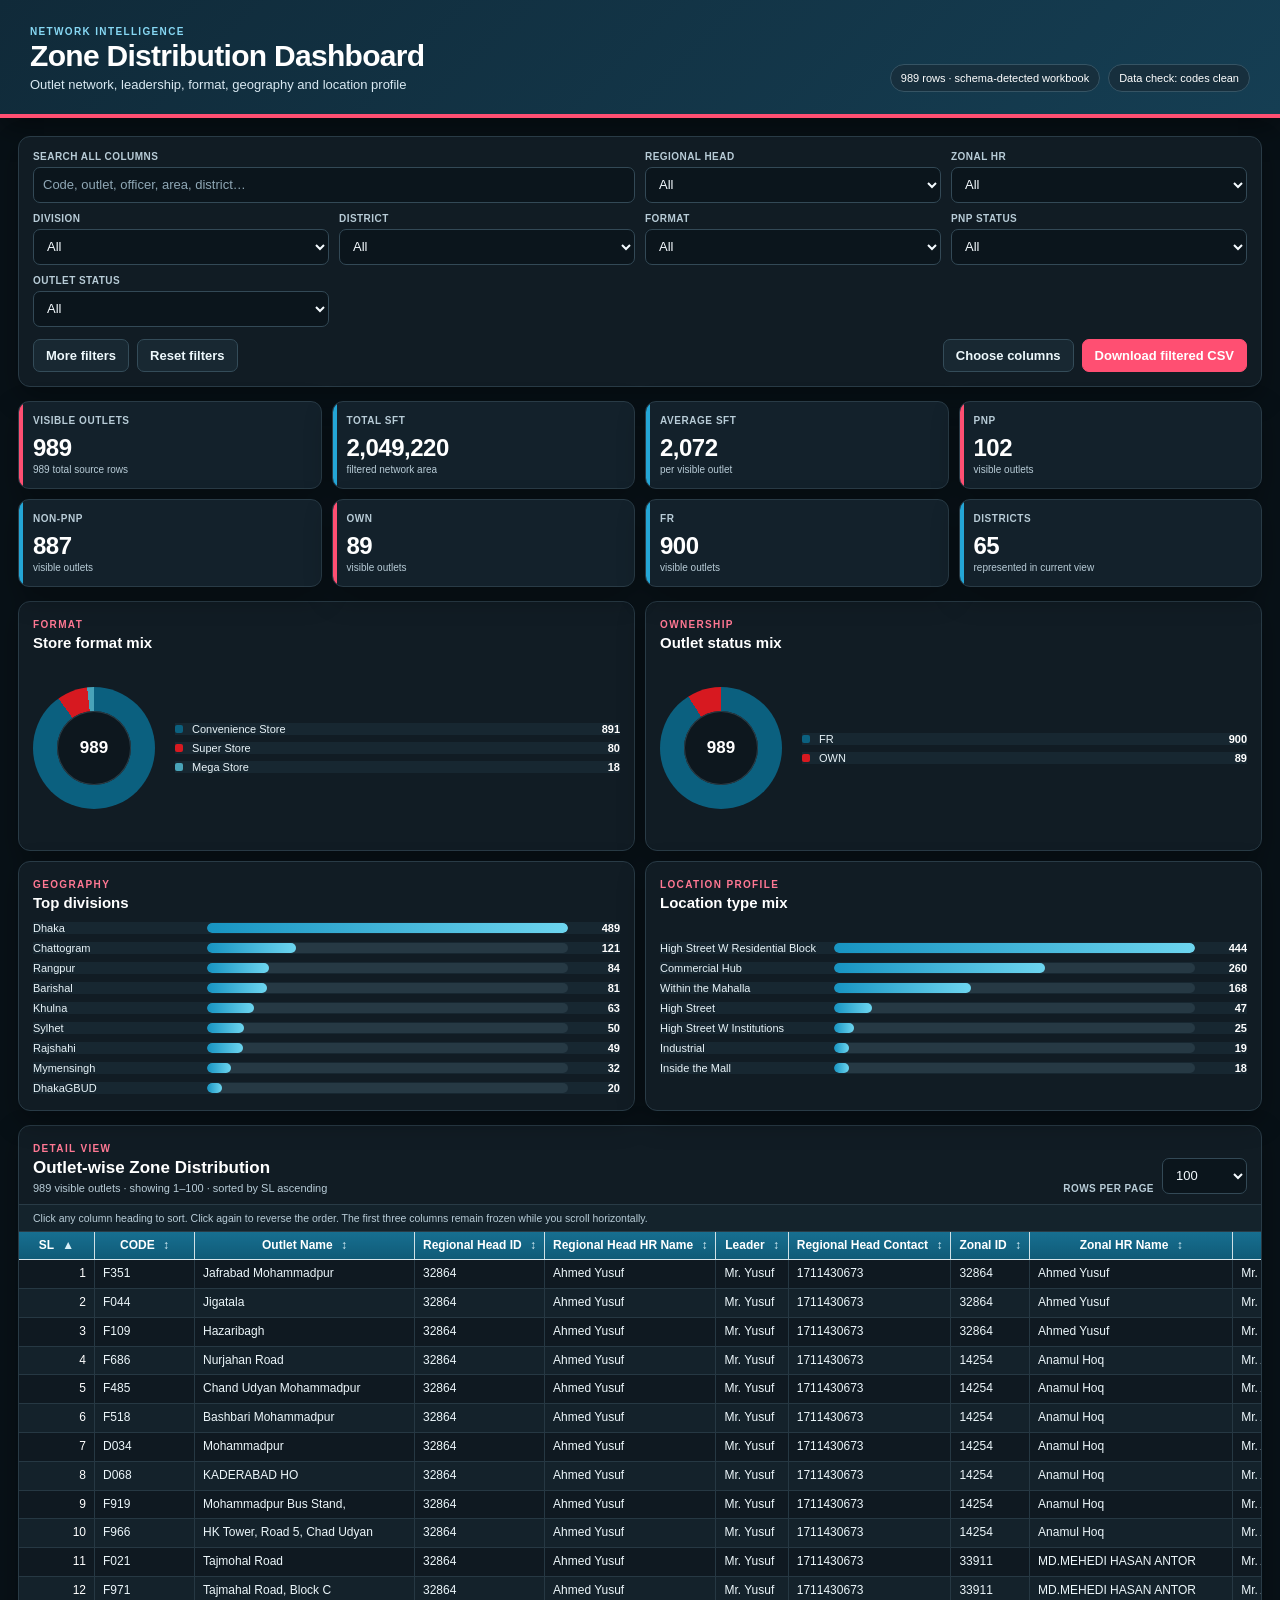
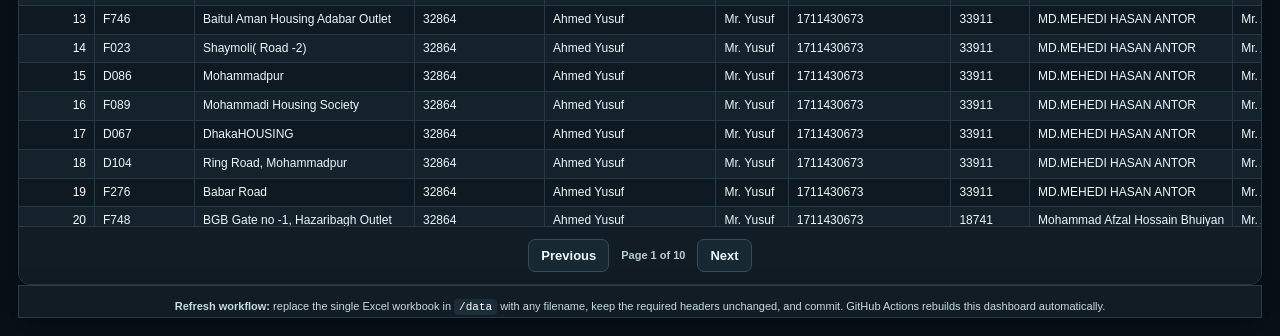
<file: site/index.html>
<!doctype html>
<html lang="en">
<head>
  <meta charset="utf-8">
  <meta name="viewport" content="width=device-width, initial-scale=1">
  <meta name="color-scheme" content="dark">
  <meta name="dashboard-theme-version" content="solid-dark-v7-20260808">
  <title>Zone Distribution Dashboard</title>
  <link rel="stylesheet" href="styles.css?v=solid-dark-dropdown-v2-20260808">
</head>
<body>
  <header class="hero">
    <div>
      <div class="eyebrow">NETWORK INTELLIGENCE</div>
      <h1 id="dashboard-title">Zone Distribution Dashboard</h1>
      <p id="dashboard-subtitle">Outlet network, leadership, format, geography and location profile</p>
    </div>
    <div class="hero-meta">
      <span id="source-badge" class="meta-badge">Loading source…</span>
      <span id="quality-badge" class="meta-badge">Validating…</span>
    </div>
  </header>

  <main class="page">
    <section class="filter-panel">
      <div class="filter-row primary-filters">
        <label class="field search-field">
          <span>Search all columns</span>
          <input id="global-search" type="search" placeholder="Code, outlet, officer, area, district…">
        </label>
        <label class="field">
          <span>Regional Head</span>
          <select id="filter-rho" data-filter="Regional Head HR Name"></select>
        </label>
        <label class="field">
          <span>Zonal HR</span>
          <select id="filter-zonal" data-filter="Zonal HR Name"></select>
        </label>
        <label class="field">
          <span>Division</span>
          <select id="filter-division" data-filter="Division"></select>
        </label>
        <label class="field">
          <span>District</span>
          <select id="filter-district" data-filter="District"></select>
        </label>
        <label class="field">
          <span>Format</span>
          <select id="filter-format" data-filter="Format"></select>
        </label>
        <label class="field">
          <span>PNP Status</span>
          <select id="filter-pnp" data-filter="PNP Non PNP status"></select>
        </label>
        <label class="field">
          <span>Outlet Status</span>
          <select id="filter-status" data-filter="Status"></select>
        </label>
      </div>

      <div id="advanced-filters" class="filter-row advanced-filters hidden">
        <label class="field">
          <span>Area</span>
          <select id="filter-area" data-filter="Area"></select>
        </label>
        <label class="field">
          <span>Location Type</span>
          <select id="filter-location" data-filter="Location Type"></select>
        </label>
        <label class="field">
          <span>City / Town Type</span>
          <select id="filter-citytype" data-filter="Location Type(Dv,Ds,T)"></select>
        </label>
        <label class="field">
          <span>Population Density</span>
          <select id="filter-density" data-filter="Population Density"></select>
        </label>
        <label class="field">
          <span>Income Level</span>
          <select id="filter-income" data-filter="Income level"></select>
        </label>
        <label class="field">
          <span>Floor Type</span>
          <select id="filter-floor" data-filter="Floor type"></select>
        </label>
        <label class="field">
          <span>Layout Shape</span>
          <select id="filter-layout" data-filter="Layout shape"></select>
        </label>
      </div>

      <div class="action-row">
        <div class="action-left">
          <button id="advanced-toggle" class="btn ghost" type="button">More filters</button>
          <button id="reset-filters" class="btn ghost" type="button">Reset filters</button>
        </div>
        <div class="action-right">
          <button id="column-toggle" class="btn ghost" type="button">Choose columns</button>
          <button id="download-csv" class="btn primary" type="button">Download filtered CSV</button>
        </div>
      </div>

      <div id="column-panel" class="column-panel hidden">
        <div class="column-panel-head">
          <strong>Visible columns</strong>
          <div>
            <button id="show-all-columns" class="mini-btn" type="button">Show all</button>
            <button id="core-columns" class="mini-btn" type="button">Core view</button>
          </div>
        </div>
        <div id="column-options" class="column-options"></div>
      </div>
    </section>

    <section id="kpi-grid" class="kpi-grid"></section>

    <section class="chart-grid">
      <article class="chart-card">
        <div class="card-heading">
          <div><span class="section-kicker">FORMAT</span><h2>Store format mix</h2></div>
        </div>
        <div id="chart-format" class="chart-body"></div>
      </article>
      <article class="chart-card">
        <div class="card-heading">
          <div><span class="section-kicker">OWNERSHIP</span><h2>Outlet status mix</h2></div>
        </div>
        <div id="chart-status" class="chart-body"></div>
      </article>
      <article class="chart-card">
        <div class="card-heading">
          <div><span class="section-kicker">GEOGRAPHY</span><h2>Top divisions</h2></div>
        </div>
        <div id="chart-division" class="chart-body"></div>
      </article>
      <article class="chart-card">
        <div class="card-heading">
          <div><span class="section-kicker">LOCATION PROFILE</span><h2>Location type mix</h2></div>
        </div>
        <div id="chart-location" class="chart-body"></div>
      </article>
    </section>

    <section class="table-card">
      <div class="table-toolbar">
        <div>
          <span class="section-kicker">DETAIL VIEW</span>
          <h2 id="table-title">Outlet-wise Zone Distribution</h2>
          <p id="table-summary">Loading rows…</p>
        </div>
        <label class="page-size">
          <span>Rows per page</span>
          <select id="page-size">
            <option value="25">25</option>
            <option value="50">50</option>
            <option value="100" selected>100</option>
            <option value="250">250</option>
            <option value="all">All</option>
          </select>
        </label>
      </div>

      <div class="table-hint">Click any column heading to sort. Click again to reverse the order. The first three columns remain frozen while you scroll horizontally.</div>
      <div class="table-wrap">
        <table id="data-table">
          <thead><tr id="table-head"></tr></thead>
          <tbody id="table-body"></tbody>
        </table>
      </div>

      <div class="pagination">
        <button id="prev-page" class="btn ghost" type="button">Previous</button>
        <span id="page-info">Page 1</span>
        <button id="next-page" class="btn ghost" type="button">Next</button>
      </div>
    </section>

    <footer class="footer">
      <strong>Refresh workflow:</strong> replace the single Excel workbook in <code>/data</code> with any filename, keep the required headers unchanged, and commit. GitHub Actions rebuilds this dashboard automatically.
    </footer>
  </main>

  <script src="app.js"></script>
</body>
</html>
</file>
<file: site/styles.css>
:root{
  --ink:#142a38;
  --muted:#67808f;
  --navy:#103d56;
  --navy-2:#0a5b79;
  --red:#d71920;
  --red-soft:#fff0f1;
  --cyan:#edf8fb;
  --line:#d5e4ea;
  --panel:#ffffff;
  --canvas:#f4f8fa;
  --shadow:0 8px 28px rgba(23,54,70,.08);
  --sticky1:0px;
  --sticky2:76px;
  --sticky3:176px;
}
*{box-sizing:border-box}
html{background:var(--canvas)}
body{margin:0;font-family:Inter,"Segoe UI",Arial,sans-serif;color:var(--ink);background:var(--canvas);font-size:13px}
button,input,select{font:inherit}
.hero{display:flex;justify-content:space-between;gap:24px;align-items:flex-end;padding:26px 30px 22px;background:linear-gradient(120deg,#0f3448,#0b607f);color:#fff;border-bottom:4px solid var(--red)}
.hero h1{margin:3px 0 5px;font-size:30px;line-height:1.05;letter-spacing:-.7px}
.hero p{margin:0;color:#dceef5;font-size:13px}
.eyebrow,.section-kicker{font-size:10px;letter-spacing:1.35px;font-weight:800}
.eyebrow{color:#a9ddea}
.section-kicker{color:var(--red)}
.hero-meta{display:flex;flex-wrap:wrap;justify-content:flex-end;gap:8px}
.meta-badge{border:1px solid rgba(255,255,255,.28);background:rgba(255,255,255,.09);padding:7px 10px;border-radius:999px;font-size:11px;white-space:nowrap}
.page{padding:18px;max-width:1800px;margin:0 auto}
.filter-panel,.table-card,.chart-card{background:var(--panel);border:1px solid var(--line);box-shadow:var(--shadow);border-radius:12px}
.filter-panel{padding:14px;margin-bottom:14px}
.filter-row{display:grid;grid-template-columns:2.1fr repeat(7,minmax(130px,1fr));gap:10px}
.advanced-filters{grid-template-columns:repeat(7,minmax(130px,1fr));margin-top:10px}
.hidden{display:none!important}
.field{display:flex;flex-direction:column;gap:5px;min-width:0}
.field span,.page-size span{font-size:10px;font-weight:800;color:#466675;text-transform:uppercase;letter-spacing:.45px}
.field input,.field select,.page-size select{width:100%;height:36px;border:1px solid #c9dce4;border-radius:7px;background:#fff;color:var(--ink);padding:0 9px;outline:none}
.field input:focus,.field select:focus,.page-size select:focus{border-color:#4d9bb3;box-shadow:0 0 0 3px rgba(77,155,179,.13)}
.action-row{display:flex;justify-content:space-between;gap:12px;margin-top:12px}
.action-left,.action-right{display:flex;gap:8px;flex-wrap:wrap}
.btn{border:1px solid #bfd4dc;border-radius:7px;padding:8px 12px;font-weight:750;cursor:pointer;background:#fff;color:#315b6d}
.btn:hover{transform:translateY(-1px)}
.btn.primary{background:var(--red);border-color:var(--red);color:#fff}
.btn.ghost:hover{background:#f0f8fa}
.column-panel{margin-top:12px;border-top:1px solid var(--line);padding-top:12px}
.column-panel-head{display:flex;justify-content:space-between;gap:10px;align-items:center;margin-bottom:10px}
.column-options{display:grid;grid-template-columns:repeat(5,minmax(150px,1fr));gap:7px 12px}
.column-option{display:flex;gap:7px;align-items:center;font-size:11px}
.mini-btn{border:1px solid #c8dce4;background:#fff;border-radius:6px;padding:5px 8px;cursor:pointer;color:#315b6d;font-weight:700}

.kpi-grid{display:grid;grid-template-columns:repeat(8,1fr);gap:10px;margin-bottom:14px}
.kpi{position:relative;overflow:hidden;background:#fff;border:1px solid var(--line);border-radius:11px;padding:13px 14px;box-shadow:var(--shadow);min-height:86px}
.kpi:before{content:"";position:absolute;left:0;top:0;bottom:0;width:4px;background:var(--navy-2)}
.kpi.accent:before{background:var(--red)}
.kpi-label{font-size:10px;line-height:1.2;text-transform:uppercase;letter-spacing:.55px;font-weight:800;color:#557381}
.kpi-value{font-size:24px;font-weight:850;letter-spacing:-.5px;color:#143f54;margin-top:7px}
.kpi-note{font-size:10px;color:#7a919d;margin-top:2px}

.chart-grid{display:grid;grid-template-columns:repeat(4,1fr);gap:10px;margin-bottom:14px}
.chart-card{padding:14px;min-height:245px}
.card-heading{display:flex;justify-content:space-between;align-items:flex-start;margin-bottom:10px}
.card-heading h2,.table-toolbar h2{font-size:15px;margin:3px 0 0;color:#173f52}
.chart-body{min-height:175px;display:flex;align-items:center;justify-content:center}
.donut-wrap{display:grid;grid-template-columns:128px 1fr;gap:14px;align-items:center;width:100%}
.donut{width:122px;height:122px;border-radius:50%;position:relative}
.donut:after{content:"";position:absolute;inset:24px;background:#fff;border-radius:50%;box-shadow:inset 0 0 0 1px #edf1f3}
.donut-center{position:absolute;inset:0;display:flex;align-items:center;justify-content:center;z-index:1;font-weight:850;font-size:17px;color:#204d60}
.legend{display:flex;flex-direction:column;gap:7px;min-width:0}
.legend-row{display:grid;grid-template-columns:10px minmax(0,1fr) auto;gap:7px;align-items:center;font-size:11px}
.legend-dot{width:8px;height:8px;border-radius:2px}
.legend-label{white-space:nowrap;overflow:hidden;text-overflow:ellipsis}
.legend-value{font-weight:800}
.bars{display:flex;flex-direction:column;gap:8px;width:100%}
.bar-row{display:grid;grid-template-columns:minmax(95px,1.15fr) 2.5fr 44px;gap:8px;align-items:center;font-size:11px}
.bar-label{white-space:nowrap;overflow:hidden;text-overflow:ellipsis}
.bar-track{height:10px;background:#edf4f6;border-radius:999px;overflow:hidden}
.bar-fill{height:100%;border-radius:999px;background:linear-gradient(90deg,#0b607f,#4ba3bb)}
.bar-value{text-align:right;font-weight:800;color:#315a6c}

.table-card{overflow:hidden}
.table-toolbar{display:flex;justify-content:space-between;gap:15px;align-items:flex-end;padding:14px 14px 10px}
.table-toolbar h2{font-size:17px}
.table-toolbar p{margin:4px 0 0;font-size:11px;color:var(--muted)}
.page-size{display:flex;align-items:flex-end;gap:8px}
.page-size select{width:85px}
.table-hint{padding:7px 14px;background:#eff8fb;border-top:1px solid var(--line);border-bottom:1px solid var(--line);font-size:10.5px;color:#54717f}
.table-wrap{width:100%;overflow:auto;max-height:66vh}
table{border-collapse:separate;border-spacing:0;width:max-content;min-width:100%;background:#fff}
th,td{border-right:1px solid #cfe0e6;border-bottom:1px solid #d8e6eb;padding:7px 8px;white-space:nowrap;font-size:12px;line-height:1.15}
th{position:sticky;top:0;z-index:5;background:#125d7b;color:#fff;text-align:center;font-weight:800;cursor:pointer;user-select:none}
th:hover{background:#0d4e68}
th .sort-mark{margin-left:5px;color:#b8dce8}
th.sorted .sort-mark{color:#fff}
tbody tr:nth-child(even) td{background:#f0f8fb}
tbody tr:hover td{background:#fff6f6}
td.numeric{text-align:right;font-variant-numeric:tabular-nums}
td a{color:#006a91;font-weight:750;text-decoration:none}
td a:hover{text-decoration:underline}
.sticky-col-1{position:sticky;left:var(--sticky1);z-index:3;width:76px;min-width:76px;max-width:76px}
.sticky-col-2{position:sticky;left:var(--sticky2);z-index:3;width:100px;min-width:100px;max-width:100px}
.sticky-col-3{position:sticky;left:var(--sticky3);z-index:3;width:220px;min-width:220px;max-width:220px}
th.sticky-col-1,th.sticky-col-2,th.sticky-col-3{z-index:8}
tbody td.sticky-col-1,tbody td.sticky-col-2,tbody td.sticky-col-3{background:#fff}
tbody tr:nth-child(even) td.sticky-col-1,tbody tr:nth-child(even) td.sticky-col-2,tbody tr:nth-child(even) td.sticky-col-3{background:#f0f8fb}
tbody tr:hover td.sticky-col-1,tbody tr:hover td.sticky-col-2,tbody tr:hover td.sticky-col-3{background:#fff6f6}
.pagination{display:flex;justify-content:center;align-items:center;gap:12px;padding:12px;border-top:1px solid var(--line)}
#page-info{font-size:11px;font-weight:800;color:#526e7b}
.footer{font-size:11px;color:#5c7480;padding:14px 4px 4px;text-align:center}
code{background:#eaf2f5;padding:2px 5px;border-radius:4px}
.empty-state{padding:30px;text-align:center;color:var(--muted);font-weight:700}

@media(max-width:1450px){
  .filter-row{grid-template-columns:repeat(4,1fr)}
  .search-field{grid-column:span 2}
  .advanced-filters{grid-template-columns:repeat(4,1fr)}
  .kpi-grid{grid-template-columns:repeat(4,1fr)}
  .chart-grid{grid-template-columns:repeat(2,1fr)}
}
@media(max-width:800px){
  .hero{padding:20px 16px;align-items:flex-start;flex-direction:column}
  .hero h1{font-size:25px}
  .page{padding:10px}
  .filter-row,.advanced-filters{grid-template-columns:repeat(2,1fr)}
  .search-field{grid-column:span 2}
  .kpi-grid{grid-template-columns:repeat(2,1fr)}
  .chart-grid{grid-template-columns:1fr}
  .column-options{grid-template-columns:repeat(2,1fr)}
  .table-toolbar{align-items:flex-start;flex-direction:column}
}


/* ==========================================================
   SOLID DARK THEME v7 — NO GLASS, NO TRANSPARENCY
   Deliberately uses !important on theme properties so the
   dark theme cannot be overridden by older rules.
   ========================================================== */

html,
body {
  background: #081117 !important;
  color: #f3f8fb !important;
}

body {
  background-image: none !important;
}

/* Header */
.hero {
  background: #102a39 !important;
  background-image: linear-gradient(135deg, #102a39 0%, #153e53 100%) !important;
  color: #ffffff !important;
  border-bottom: 4px solid #ff4f72 !important;
  box-shadow: 0 10px 28px rgba(0,0,0,.38) !important;
  backdrop-filter: none !important;
  -webkit-backdrop-filter: none !important;
}
.hero::before,
.hero::after {
  display: none !important;
}
.hero h1,
.hero p,
.eyebrow,
.meta-badge {
  color: #ffffff !important;
}
.hero p { color: #d9e9f2 !important; }
.eyebrow { color: #87d8f4 !important; }
.meta-badge {
  background: #172f3d !important;
  border-color: #365464 !important;
  box-shadow: none !important;
  backdrop-filter: none !important;
  -webkit-backdrop-filter: none !important;
}

/* Main cards and containers */
.filter-panel,
.table-card,
.chart-card,
.kpi,
.footer {
  background: #111c24 !important;
  background-image: none !important;
  border: 1px solid #293b46 !important;
  box-shadow: 0 10px 28px rgba(0,0,0,.30) !important;
  backdrop-filter: none !important;
  -webkit-backdrop-filter: none !important;
}
.filter-panel::before,
.filter-panel::after,
.table-card::before,
.table-card::after,
.chart-card::before,
.chart-card::after,
.kpi::after {
  display: none !important;
}

/* Labels / titles */
.field span,
.page-size span,
.kpi-label,
.kpi-note,
.table-toolbar p,
.table-hint,
.footer,
#page-info {
  color: #b8ccd7 !important;
}
.card-heading h2,
.table-toolbar h2,
.kpi-value,
.donut-center,
.legend-value,
.bar-value {
  color: #ffffff !important;
}
.section-kicker { color: #ff7893 !important; }

/* Inputs and select menus */
.field input,
.field select,
.page-size select {
  background: #0b151c !important;
  color: #f5fbff !important;
  border: 1px solid #334956 !important;
  box-shadow: none !important;
  backdrop-filter: none !important;
  -webkit-backdrop-filter: none !important;
}
.field input::placeholder {
  color: #8fa7b5 !important;
  opacity: 1 !important;
}
.field input:focus,
.field select:focus,
.page-size select:focus {
  border-color: #55b4da !important;
  box-shadow: 0 0 0 3px rgba(85,180,218,.18) !important;
}
select option {
  background: #0b151c !important;
  color: #ffffff !important;
}

/* Buttons */
.btn,
.mini-btn {
  background: #182832 !important;
  color: #edf8fc !important;
  border-color: #344c59 !important;
  box-shadow: none !important;
  backdrop-filter: none !important;
  -webkit-backdrop-filter: none !important;
}
.btn:hover,
.mini-btn:hover {
  background: #203542 !important;
}
.btn.primary {
  background: #ff4f72 !important;
  border-color: #ff4f72 !important;
  color: #ffffff !important;
}
.btn.primary:hover {
  background: #ff3b62 !important;
}

/* Column chooser */
.column-panel {
  border-top-color: #293b46 !important;
}
.column-option {
  color: #e6f2f7 !important;
}

/* KPI cards */
.kpi {
  background: #13212b !important;
}
.kpi::before {
  background: #24a6d6 !important;
}
.kpi.accent::before {
  background: #ff4f72 !important;
}

/* Charts */
.legend-row,
.bar-row {
  background: #172731 !important;
  color: #edf8fc !important;
  border-color: #263a45 !important;
}
.legend-label,
.bar-label {
  color: #e8f3f8 !important;
}
.bar-track {
  background: #263944 !important;
}
.bar-fill {
  background: linear-gradient(90deg,#1794c2,#6dd5ef) !important;
}
.donut::after {
  background: #0d171e !important;
  box-shadow: inset 0 0 0 1px #2b3c46 !important;
}

/* Table */
.table-hint {
  background: #14232c !important;
  border-top-color: #293b46 !important;
  border-bottom-color: #293b46 !important;
}
.table-wrap,
table {
  background: #0f1921 !important;
  backdrop-filter: none !important;
  -webkit-backdrop-filter: none !important;
}
th {
  background: #125f7d !important;
  background-image: linear-gradient(180deg,#176f91 0%,#105b77 100%) !important;
  color: #ffffff !important;
  box-shadow: none !important;
  backdrop-filter: none !important;
  -webkit-backdrop-filter: none !important;
}
th:hover {
  background: #187b9f !important;
}
th .sort-mark {
  color: #d9eff7 !important;
}
td {
  background: #0f1921 !important;
  color: #edf7fb !important;
  border-right-color: #263843 !important;
  border-bottom-color: #263843 !important;
}
tbody tr:nth-child(even) td {
  background: #14222b !important;
}
tbody tr:hover td {
  background: #1c303c !important;
}
td.numeric {
  color: #ffffff !important;
}
td a {
  color: #78d8ff !important;
}
td a:hover {
  color: #b8edff !important;
}

/* Frozen table columns */
tbody td.sticky-col-1,
tbody td.sticky-col-2,
tbody td.sticky-col-3 {
  background: #0f1921 !important;
  backdrop-filter: none !important;
  -webkit-backdrop-filter: none !important;
}
tbody tr:nth-child(even) td.sticky-col-1,
tbody tr:nth-child(even) td.sticky-col-2,
tbody tr:nth-child(even) td.sticky-col-3 {
  background: #14222b !important;
}
tbody tr:hover td.sticky-col-1,
tbody tr:hover td.sticky-col-2,
tbody tr:hover td.sticky-col-3 {
  background: #1c303c !important;
}

/* Pagination and footer */
.pagination {
  background: #111c24 !important;
  border-top-color: #293b46 !important;
  backdrop-filter: none !important;
  -webkit-backdrop-filter: none !important;
}
.footer {
  color: #c8dae3 !important;
}
code {
  background: #1c2d37 !important;
  color: #ffffff !important;
}
.empty-state {
  color: #c4d7e0 !important;
}

/* Scrollbars */
.table-wrap {
  scrollbar-color: #415966 #0b151c;
}
.table-wrap::-webkit-scrollbar {
  width: 11px;
  height: 11px;
}
.table-wrap::-webkit-scrollbar-track {
  background: #0b151c;
}
.table-wrap::-webkit-scrollbar-thumb {
  background: #415966;
  border: 2px solid #0b151c;
  border-radius: 10px;
}


/* ============================================================
   Dark native dropdown fix v2
   Added on TOP of the existing solid dark theme.
   ============================================================ */

html{
  color-scheme: dark !important;
}

.field select,
.page-size select,
select{
  background:#0b151c !important;
  color:#f5fbff !important;
  border-color:#334956 !important;
  color-scheme:dark !important;
}

.field select option,
.page-size select option,
select option{
  background:#0b151c !important;
  color:#f5fbff !important;
}

.field select optgroup,
.page-size select optgroup,
select optgroup{
  background:#0b151c !important;
  color:#ffffff !important;
}

.field select option:checked,
.page-size select option:checked,
select option:checked{
  background:#1f5fbf !important;
  color:#ffffff !important;
}
</file>
